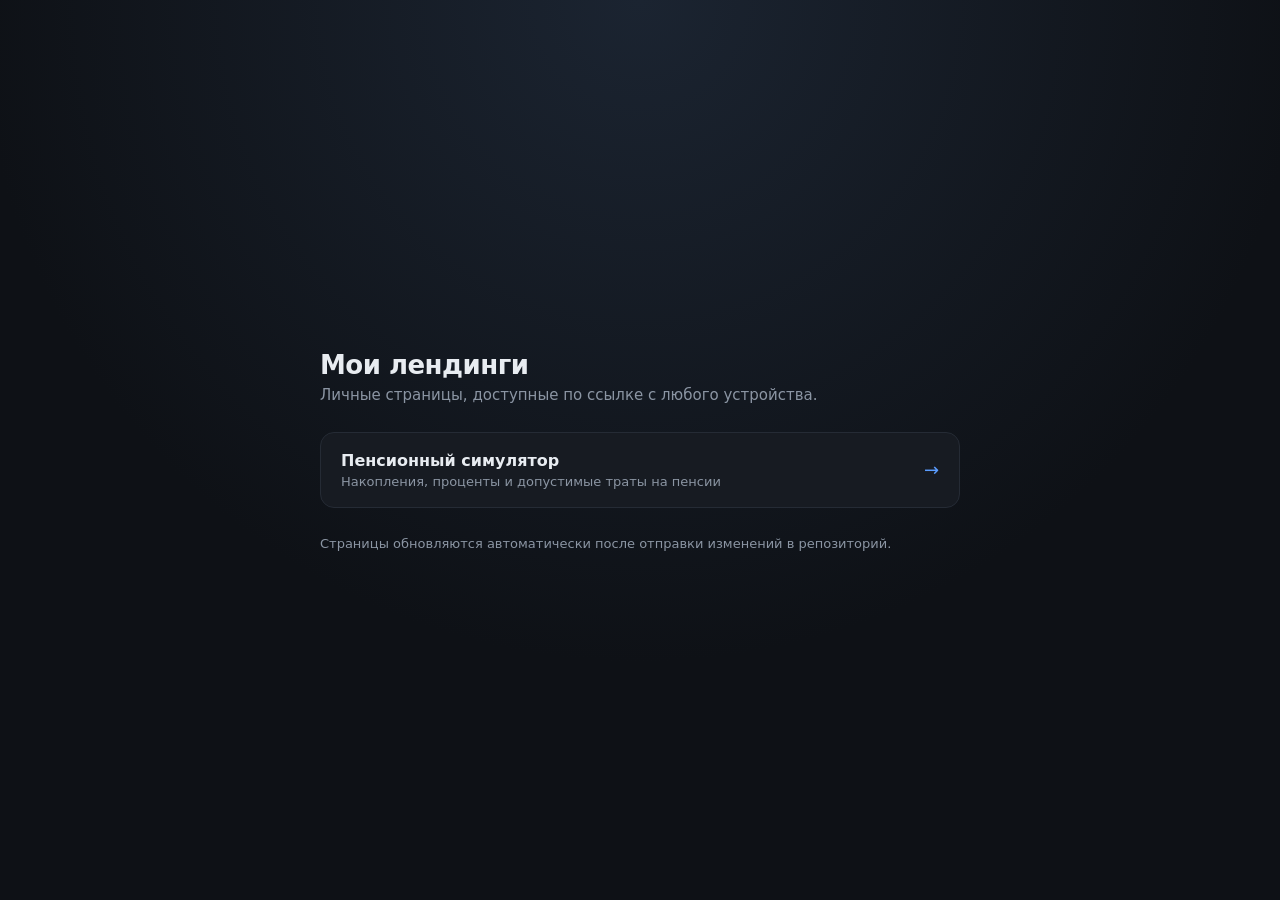
<file: index.html>
<!DOCTYPE html>
<html lang="ru">
<head>
<meta charset="UTF-8">
<meta name="viewport" content="width=device-width, initial-scale=1">
<title>Мои лендинги</title>
<link rel="icon" type="image/svg+xml" href="./favicon.svg">
<meta name="theme-color" content="#0e1116">
<style>
  :root{
    --bg:#0e1116;
    --card:#171b22;
    --card2:#1d222a;
    --ink:#e8ecf1;
    --muted:#8b95a3;
    --accent:#5b9dff;
    --line:#252b35;
  }
  *{box-sizing:border-box}
  body{
    margin:0;
    min-height:100vh;
    display:flex;
    align-items:center;
    justify-content:center;
    padding:32px 16px;
    font-family:"Segoe UI",system-ui,-apple-system,Roboto,sans-serif;
    background:var(--bg);
    background-image:radial-gradient(circle at 50% 0%,#1b2431 0%,transparent 60%);
    color:var(--ink);
  }
  .wrap{width:100%;max-width:640px}
  h1{font-size:26px;margin:0 0 6px;letter-spacing:-.02em}
  .sub{color:var(--muted);margin:0 0 28px;font-size:15px}
  ul{list-style:none;margin:0;padding:0;display:grid;gap:12px}
  a.item{
    display:flex;
    align-items:center;
    justify-content:space-between;
    gap:16px;
    padding:18px 20px;
    background:var(--card);
    border:1px solid var(--line);
    border-radius:14px;
    text-decoration:none;
    color:var(--ink);
    transition:background .15s ease, border-color .15s ease, transform .15s ease;
  }
  a.item:hover{
    background:var(--card2);
    border-color:var(--accent);
    transform:translateY(-1px);
  }
  .title{display:block;font-size:16px;font-weight:600}
  .desc{display:block;color:var(--muted);font-size:13px;margin-top:4px}
  .arrow{color:var(--accent);font-size:18px;flex-shrink:0}
  footer{margin-top:28px;color:var(--muted);font-size:13px}
</style>
</head>
<body>
  <div class="wrap">
    <h1>Мои лендинги</h1>
    <p class="sub">Личные страницы, доступные по ссылке с любого устройства.</p>

    <ul>
      <li>
        <a class="item" href="./pension-planner/">
          <span>
            <span class="title">Пенсионный симулятор</span>
            <span class="desc">Накопления, проценты и допустимые траты на пенсии</span>
          </span>
          <span class="arrow">→</span>
        </a>
      </li>
    </ul>

    <footer>Страницы обновляются автоматически после отправки изменений в репозиторий.</footer>
  </div>
</body>
</html>
</file>
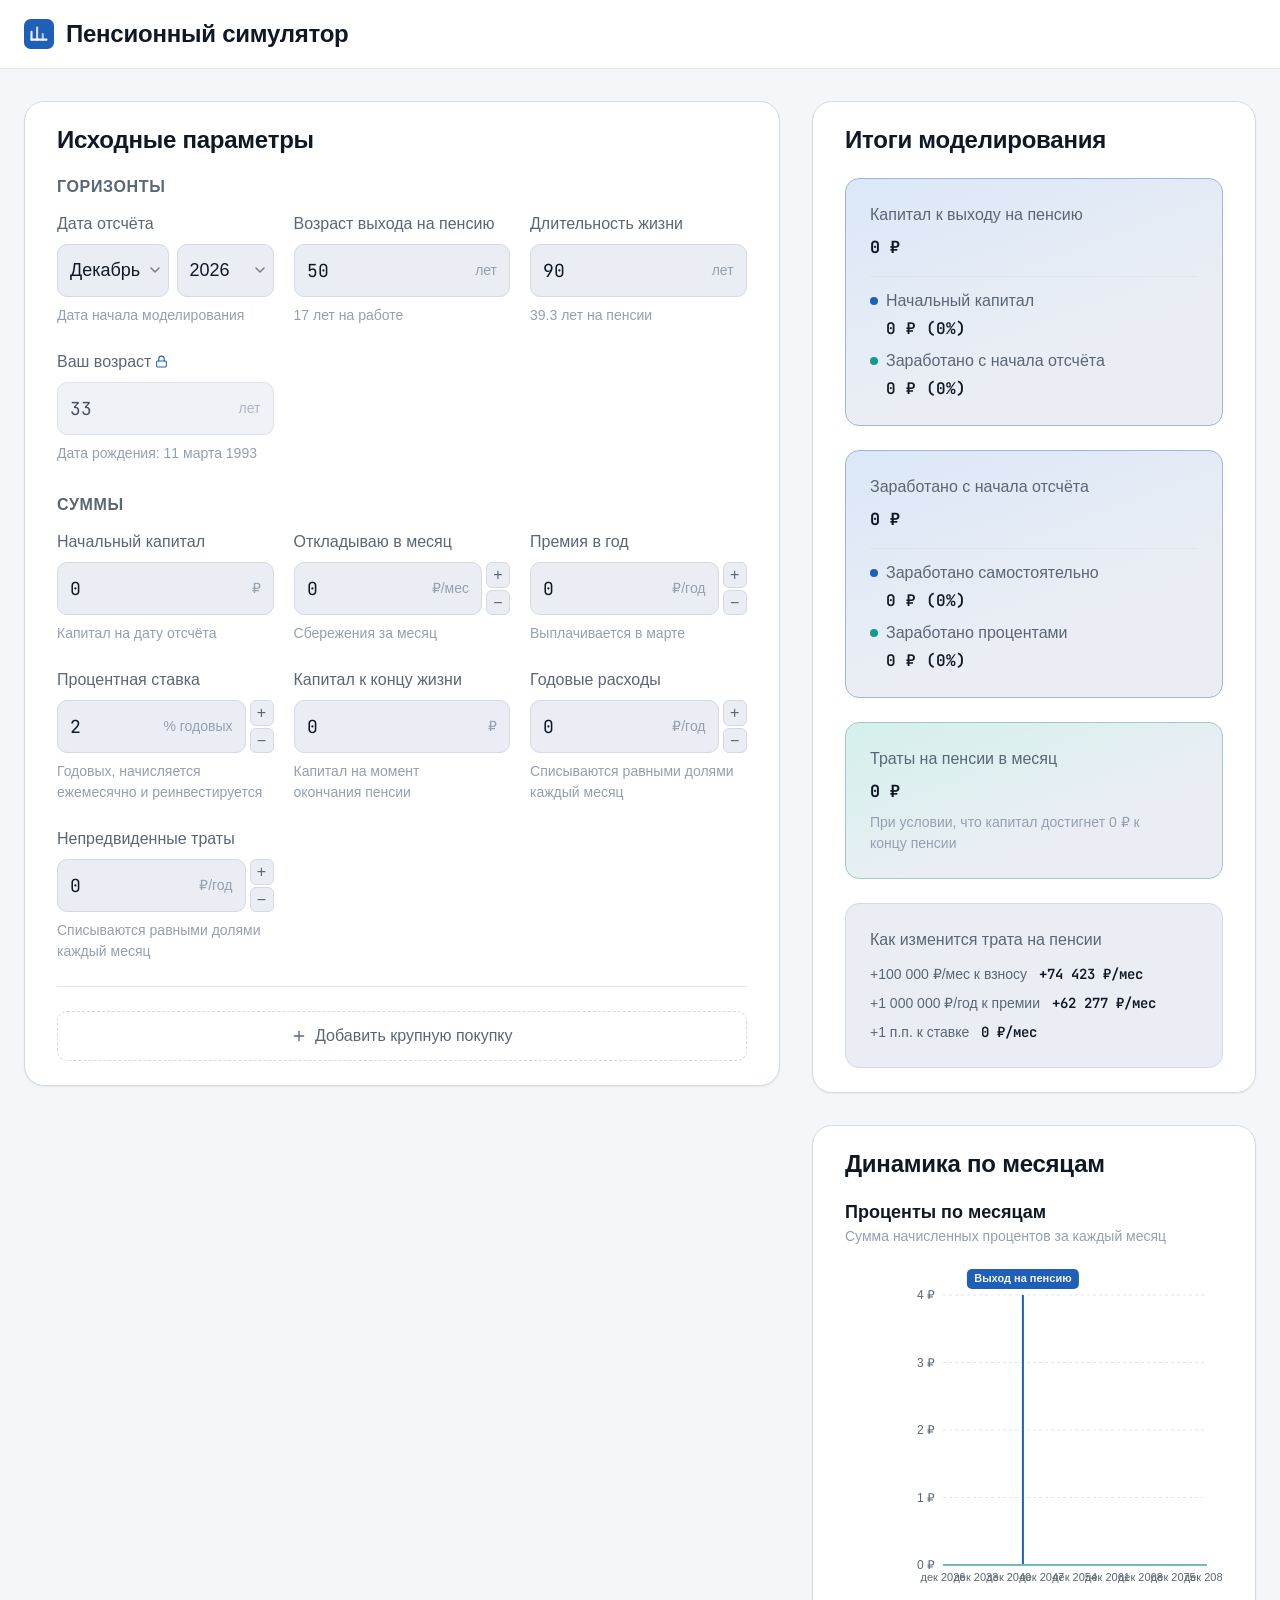
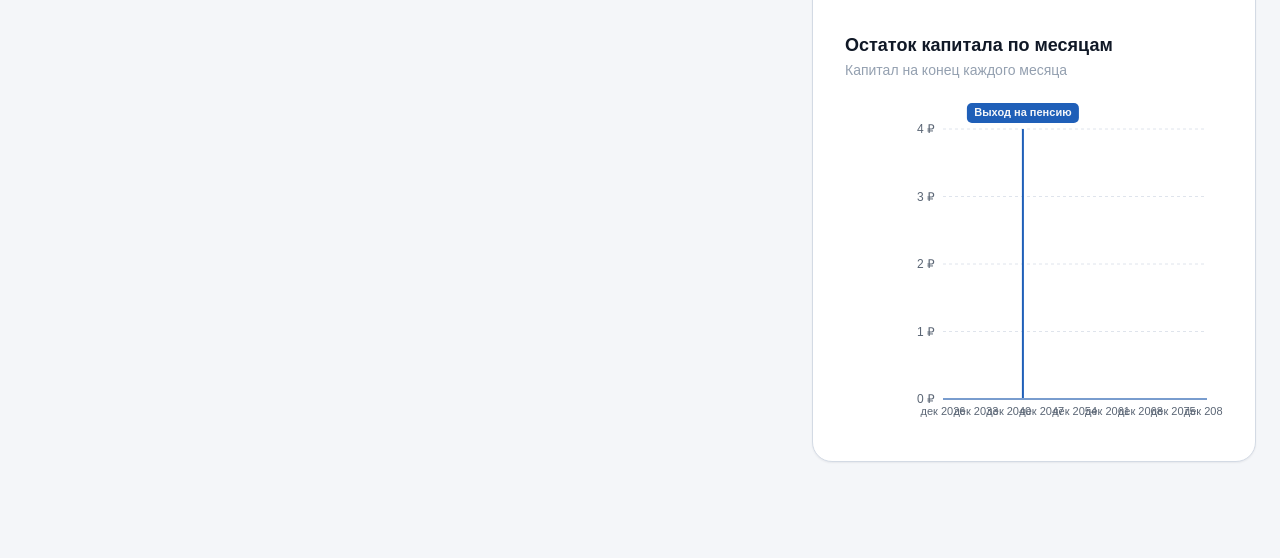
<file: pension-planner/index.html>
<!doctype html>
<html lang="ru">
  <head>
    <meta charset="UTF-8" />
    <link rel="icon" type="image/svg+xml" href="./favicon.svg" />
    <meta name="viewport" content="width=device-width, initial-scale=1.0" />
    <meta name="description" content="Симулятор пенсионного капитала — рассчитайте накопления, проценты и допустимые траты на пенсии." />
    <title>Пенсионный симулятор</title>
    <link rel="preconnect" href="https://fonts.googleapis.com" />
    <link rel="preconnect" href="https://fonts.gstatic.com" crossorigin />
    <link
      href="https://api.fontshare.com/v2/css?f[]=general-sans@400,500,600,700&display=swap"
      rel="stylesheet"
    />
    <link
      href="https://fonts.googleapis.com/css2?family=JetBrains+Mono:wght@400;500;600&display=swap"
      rel="stylesheet"
    />
    <script type="module" crossorigin src="./assets/index-BS_i7_gW.js"></script>
    <link rel="stylesheet" crossorigin href="./assets/index-CYYcrUBy.css">
  </head>
  <body>
    <div id="root"></div>
  </body>
</html>
</file>
<file: pension-planner/assets/index-CYYcrUBy.css>
*,:before,:after{box-sizing:border-box;margin:0;padding:0}html{-webkit-text-size-adjust:none;-moz-text-size-adjust:none;text-size-adjust:none;-webkit-font-smoothing:antialiased;-moz-osx-font-smoothing:grayscale;text-rendering:optimizelegibility;scroll-behavior:smooth;hanging-punctuation:first last}body{min-height:100dvh;line-height:1.5;font-family:var(--font-body,sans-serif);font-size:var(--text-base);color:var(--color-text);background-color:var(--color-bg)}img,picture,video,canvas,svg{max-width:100%;height:auto;display:block}ul[role=list],ol[role=list]{list-style:none}input,button,textarea,select{font:inherit;color:inherit}h1,h2,h3,h4,h5,h6{text-wrap:balance;line-height:1.15}p,li,figcaption{text-wrap:pretty}::selection{background:color-mix(in oklab, var(--color-primary) 25%, transparent);color:var(--color-text)}:focus-visible{outline:2px solid var(--color-primary);outline-offset:3px;border-radius:var(--radius-sm)}@media (prefers-reduced-motion:reduce){*,:before,:after{scroll-behavior:auto!important;transition-duration:.01ms!important;animation-duration:.01ms!important;animation-iteration-count:1!important}}button{cursor:pointer;background:0 0;border:none}table{border-collapse:collapse;width:100%}a,button,[role=button],[role=link],input,textarea,select{transition:color var(--transition-interactive), background var(--transition-interactive), border-color var(--transition-interactive), box-shadow var(--transition-interactive)}.sr-only{clip:rect(0, 0, 0, 0);white-space:nowrap;border-width:0;width:1px;height:1px;margin:-1px;padding:0;position:absolute;overflow:hidden}:root,[data-theme=light]{--text-xs:clamp(.75rem, .7rem + .25vw, .875rem);--text-sm:clamp(.875rem, .8rem + .35vw, 1rem);--text-base:clamp(1rem, .95rem + .25vw, 1.125rem);--text-lg:clamp(1.125rem, 1rem + .75vw, 1.5rem);--text-xl:clamp(1.5rem, 1.2rem + 1.25vw, 2.25rem);--space-1:.25rem;--space-2:.5rem;--space-3:.75rem;--space-4:1rem;--space-5:1.25rem;--space-6:1.5rem;--space-8:2rem;--space-10:2.5rem;--space-12:3rem;--space-16:4rem;--space-20:5rem;--space-24:6rem;--color-bg:#f4f6f9;--color-surface:#fff;--color-surface-2:#fff;--color-surface-offset:#eaeef4;--color-surface-offset-2:#dfe5ed;--color-divider:#dfe4ec;--color-border:#d3dae4;--color-text:#101826;--color-text-muted:#5b6675;--color-text-faint:#94a0b0;--color-text-inverse:#f4f6f9;--color-primary:#1f5fb8;--color-primary-hover:#164a92;--color-primary-active:#0f386f;--color-primary-highlight:#dbe7f8;--color-accent-2:#0f9b8e;--color-accent-2-highlight:#d4f0ec;--color-success:#1f8a4c;--color-warning:#b8791f;--color-error:#c0344a;--radius-sm:.375rem;--radius-md:.625rem;--radius-lg:.875rem;--radius-xl:1.25rem;--radius-full:9999px;--transition-interactive:.16s cubic-bezier(.16, 1, .3, 1);--shadow-sm:0 1px 2px #1018260f;--shadow-md:0 6px 16px #10182614;--shadow-lg:0 16px 40px #10182624;--content-wide:1680px;--font-display:"General Sans", "Helvetica Neue", sans-serif;--font-body:"General Sans", "Helvetica Neue", sans-serif;--font-mono:"JetBrains Mono", "Menlo", monospace}[data-theme=dark]{--color-bg:#0b0f16;--color-surface:#121826;--color-surface-2:#161d2c;--color-surface-offset:#1a2233;--color-surface-offset-2:#212a3d;--color-divider:#232c40;--color-border:#2b3549;--color-text:#e7ebf2;--color-text-muted:#9aa5b8;--color-text-faint:#626d80;--color-text-inverse:#0b0f16;--color-primary:#5b9bec;--color-primary-hover:#7eb0f0;--color-primary-active:#a4c8f4;--color-primary-highlight:#1c2d47;--color-accent-2:#3ecdbd;--color-accent-2-highlight:#17332f;--color-success:#4ecb82;--color-warning:#e0a44b;--color-error:#ef6a80;--shadow-sm:0 1px 2px #0000004d;--shadow-md:0 6px 16px #00000059;--shadow-lg:0 16px 40px #00000080}@media (prefers-color-scheme:dark){:root:not([data-theme]){--color-bg:#0b0f16;--color-surface:#121826;--color-surface-2:#161d2c;--color-surface-offset:#1a2233;--color-surface-offset-2:#212a3d;--color-divider:#232c40;--color-border:#2b3549;--color-text:#e7ebf2;--color-text-muted:#9aa5b8;--color-text-faint:#626d80;--color-text-inverse:#0b0f16;--color-primary:#5b9bec;--color-primary-hover:#7eb0f0;--color-primary-active:#a4c8f4;--color-primary-highlight:#1c2d47;--color-accent-2:#3ecdbd;--color-accent-2-highlight:#17332f;--color-success:#4ecb82;--color-warning:#e0a44b;--color-error:#ef6a80;--shadow-sm:0 1px 2px #0000004d;--shadow-md:0 6px 16px #00000059;--shadow-lg:0 16px 40px #00000080}}body{font-family:var(--font-body)}.tabular{font-variant-numeric:tabular-nums lining-nums;font-family:var(--font-mono)}.page{flex-direction:column;min-height:100dvh;display:flex}.page-header{border-bottom:1px solid var(--color-divider);background:var(--color-surface);padding:var(--space-4) var(--space-6);z-index:10;position:sticky;top:0}.brand{align-items:center;gap:var(--space-3);max-width:var(--content-wide);margin:0 auto;display:flex}.brand-name{font-size:var(--text-lg);letter-spacing:-.01em;font-weight:600}.page-main{max-width:var(--content-wide);width:100%;padding:var(--space-8) var(--space-6) var(--space-24);gap:var(--space-8);flex-direction:column;flex:1;margin:0 auto;display:flex}.results-column{gap:var(--space-8);flex-direction:column;display:flex;container:results-col/inline-size}@media (width>=1180px){.page-main{align-items:start;gap:var(--space-8);grid-template-columns:minmax(0,1.7fr) minmax(0,1fr);display:grid}.results-column{top:calc(var(--space-6) + 64px);position:sticky}}.panel{background:var(--color-surface);border:1px solid var(--color-border);border-radius:var(--radius-xl);padding:var(--space-6) var(--space-8);box-shadow:var(--shadow-sm)}.panel-title{font-size:var(--text-lg);margin-bottom:var(--space-6);letter-spacing:-.01em;font-weight:600}.form-subsection+.form-subsection{margin-top:var(--space-8)}.form-subsection-title{font-size:var(--text-sm);text-transform:uppercase;letter-spacing:.04em;color:var(--color-text-muted);margin-bottom:var(--space-4);font-weight:600}.form-column{container:form-col/inline-size}.form-grid{gap:var(--space-6) var(--space-5);grid-template-columns:repeat(2,minmax(0,1fr));display:grid}@container form-col (width>=640px){.form-grid{grid-template-columns:repeat(3,minmax(0,1fr))}}@container form-col (width>=750px){.form-grid{grid-template-columns:repeat(4,minmax(0,1fr))}}@container form-col (width<=399px){.form-grid{grid-template-columns:minmax(0,1fr)}}.field{gap:var(--space-2);flex-direction:column;display:flex}.field-label--locked{align-items:center;gap:var(--space-1);display:inline-flex}.field-lock-icon{color:var(--color-primary);flex-shrink:0}.field-label{font-size:var(--text-sm);color:var(--color-text-muted);font-weight:500}.field-input-row{align-items:stretch;gap:var(--space-1);min-width:0;display:flex}.field-input-wrap{border:1.5px solid var(--color-border);border-radius:var(--radius-md);background:var(--color-surface-offset);min-width:0;padding:0 var(--space-3);transition:border-color var(--transition-interactive), box-shadow var(--transition-interactive);flex:1;align-items:center;display:flex}.field-stepper{flex-direction:column;flex-shrink:0;gap:2px;display:flex}.field-stepper-btn{border:1.5px solid var(--color-border);border-radius:var(--radius-sm);background:var(--color-surface-offset);width:24px;min-height:0;color:var(--color-text-muted);font-size:var(--text-sm);cursor:pointer;transition:border-color var(--transition-interactive), background var(--transition-interactive), color var(--transition-interactive);flex:1;justify-content:center;align-items:center;padding:0;line-height:1;display:flex}.field-stepper-btn:hover{border-color:var(--color-primary);color:var(--color-primary);background:var(--color-surface)}.field-stepper-btn:active{background:var(--color-primary-highlight)}.field-input-wrap:focus-within{border-color:var(--color-primary);box-shadow:0 0 0 3px var(--color-primary-highlight);background:var(--color-surface)}.field-input-wrap.is-invalid{border-color:var(--color-error)}.field-input{width:100%;min-width:0;padding:var(--space-3) 0;font-size:var(--text-base);background:0 0;border:none;outline:none;flex:1}.field-suffix{font-size:var(--text-xs);color:var(--color-text-faint);white-space:nowrap;padding-left:var(--space-2)}.field-hint{font-size:var(--text-xs);color:var(--color-text-faint)}.form-warning{margin-top:var(--space-4);color:var(--color-error);font-size:var(--text-sm)}.big-purchases{margin-top:var(--space-6);padding-top:var(--space-6);border-top:1px solid var(--color-divider);gap:var(--space-4);flex-direction:column;display:flex}.big-purchase-card{background:var(--color-surface-offset);border:1px solid var(--color-border);border-radius:var(--radius-lg);padding:var(--space-4) var(--space-5);gap:var(--space-4);flex-direction:column;display:flex}.big-purchase-card-header{justify-content:space-between;align-items:center;display:flex}.big-purchase-title{font-size:var(--text-sm);color:var(--color-text-muted);font-weight:600}.big-purchase-remove{border-radius:var(--radius-md);width:28px;height:28px;color:var(--color-text-faint);cursor:pointer;transition:background var(--transition-interactive), color var(--transition-interactive);background:0 0;border:none;justify-content:center;align-items:center;display:flex}.big-purchase-remove:hover{background:var(--color-error-highlight,#dc26261a);color:var(--color-error)}.big-purchase-fields{gap:var(--space-4);grid-template-columns:repeat(2,minmax(0,1fr));display:grid}.big-purchase-fields+.big-purchase-fields{margin-top:var(--space-4)}@media (width<=560px){.big-purchase-fields{grid-template-columns:1fr}}.field-select-wrap{padding:0 var(--space-2) 0 var(--space-3)}.month-year-row{gap:var(--space-2);grid-template-columns:1.15fr 1fr;display:grid}.field-input-wrap--readonly{opacity:.75}.field-input-wrap--readonly .field-input{cursor:default}.field-select{padding:var(--space-3) 0;cursor:pointer;color:var(--color-text);appearance:none;padding-right:var(--space-4);background-image:url("data:image/svg+xml,%3Csvg xmlns='http://www.w3.org/2000/svg' width='10' height='6' viewBox='0 0 10 6' fill='none'%3E%3Cpath d='M1 1L5 5L9 1' stroke='%23767b86' stroke-width='1.5' stroke-linecap='round' stroke-linejoin='round'/%3E%3C/svg%3E");background-position:100%;background-repeat:no-repeat}.big-purchase-add{justify-content:center;align-items:center;gap:var(--space-2);padding:var(--space-3) var(--space-5);border-radius:var(--radius-md);border:1.5px dashed var(--color-border);color:var(--color-text-muted);font-size:var(--text-sm);cursor:pointer;transition:border-color var(--transition-interactive), color var(--transition-interactive), background var(--transition-interactive);background:0 0;font-weight:500;display:flex}.big-purchase-add:hover{border-color:var(--color-primary);color:var(--color-primary);background:var(--color-primary-highlight)}.bignum-grid{gap:var(--space-6);grid-template-columns:minmax(0,1fr);display:grid}@container results-col (width>=560px){.bignum-grid{grid-template-columns:repeat(2,minmax(0,1fr))}}.big-number{border-radius:var(--radius-lg);border:1px solid var(--color-border);background:var(--color-surface-offset);padding:var(--space-6);gap:var(--space-2);flex-direction:column;display:flex}.big-number--primary{border-color:color-mix(in oklab, var(--color-primary) 30%, var(--color-border));background:linear-gradient(160deg, var(--color-primary-highlight), var(--color-surface-offset) 65%)}.big-number--accent2{border-color:color-mix(in oklab, var(--color-accent-2) 30%, var(--color-border));background:linear-gradient(160deg, var(--color-accent-2-highlight), var(--color-surface-offset) 65%)}.big-number-label{font-size:var(--text-sm);color:var(--color-text-muted);font-weight:500}.big-number-value{font-size:clamp(.75rem, .3rem + 2.7cqw, var(--text-xl));letter-spacing:-.01em;white-space:nowrap;font-weight:700;overflow:hidden}.big-number-sublabel{font-size:var(--text-xs);color:var(--color-text-faint);max-width:40ch}.sensitivity-card{justify-content:flex-start}.sensitivity-rows{margin-top:var(--space-1);gap:var(--space-2);flex-direction:column;display:flex}.sensitivity-row{align-items:baseline;gap:var(--space-1) var(--space-3);font-size:var(--text-xs);flex-wrap:wrap;display:flex}.sensitivity-row-label{color:var(--color-text-muted);white-space:nowrap}.sensitivity-row-value{white-space:nowrap;font-weight:600}.bignum-breakdown{margin-top:var(--space-2);gap:var(--space-2);padding-top:var(--space-3);border-top:1px solid var(--color-divider);flex-direction:column;display:flex}.bignum-breakdown-row{align-items:flex-start;gap:var(--space-1);font-size:var(--text-sm);flex-direction:column;display:flex}.bignum-breakdown-heading{align-items:baseline;gap:var(--space-2);display:flex}.bignum-dot{border-radius:var(--radius-full);flex-shrink:0;align-self:center;width:8px;height:8px}.bignum-dot--primary{background:var(--color-primary)}.bignum-dot--accent2{background:var(--color-accent-2)}.bignum-breakdown-label{color:var(--color-text-muted)}.bignum-breakdown-value{white-space:nowrap;padding-left:calc(8px + var(--space-2));font-weight:600}.charts-grid{gap:var(--space-8);grid-template-columns:1fr;display:grid}.chart-card{min-width:0}.chart-card-header{margin-bottom:var(--space-4)}.chart-title{font-size:var(--text-base);font-weight:600}.chart-subtitle{font-size:var(--text-xs);color:var(--color-text-faint);margin-top:var(--space-1)}.chart-tooltip{background:var(--color-surface);border:1px solid var(--color-border);border-radius:var(--radius-md);padding:var(--space-3) var(--space-4);box-shadow:var(--shadow-md)}.chart-tooltip-month{font-size:var(--text-xs);color:var(--color-text-muted);margin-bottom:var(--space-1)}.chart-tooltip-value{font-size:var(--text-base);font-weight:700}.chart-tooltip-phase{font-size:var(--text-xs);color:var(--color-text-faint);margin-top:var(--space-1)}@container form-col (width>=750px){.field-input{font-size:var(--text-sm)}.field-input-wrap{padding:0 var(--space-2)}.field-suffix{padding-left:var(--space-1);font-size:11px}}.results-column--stale .panel{opacity:.55;filter:saturate(.7);transition:opacity var(--transition-interactive), filter var(--transition-interactive);pointer-events:none}
</file>
